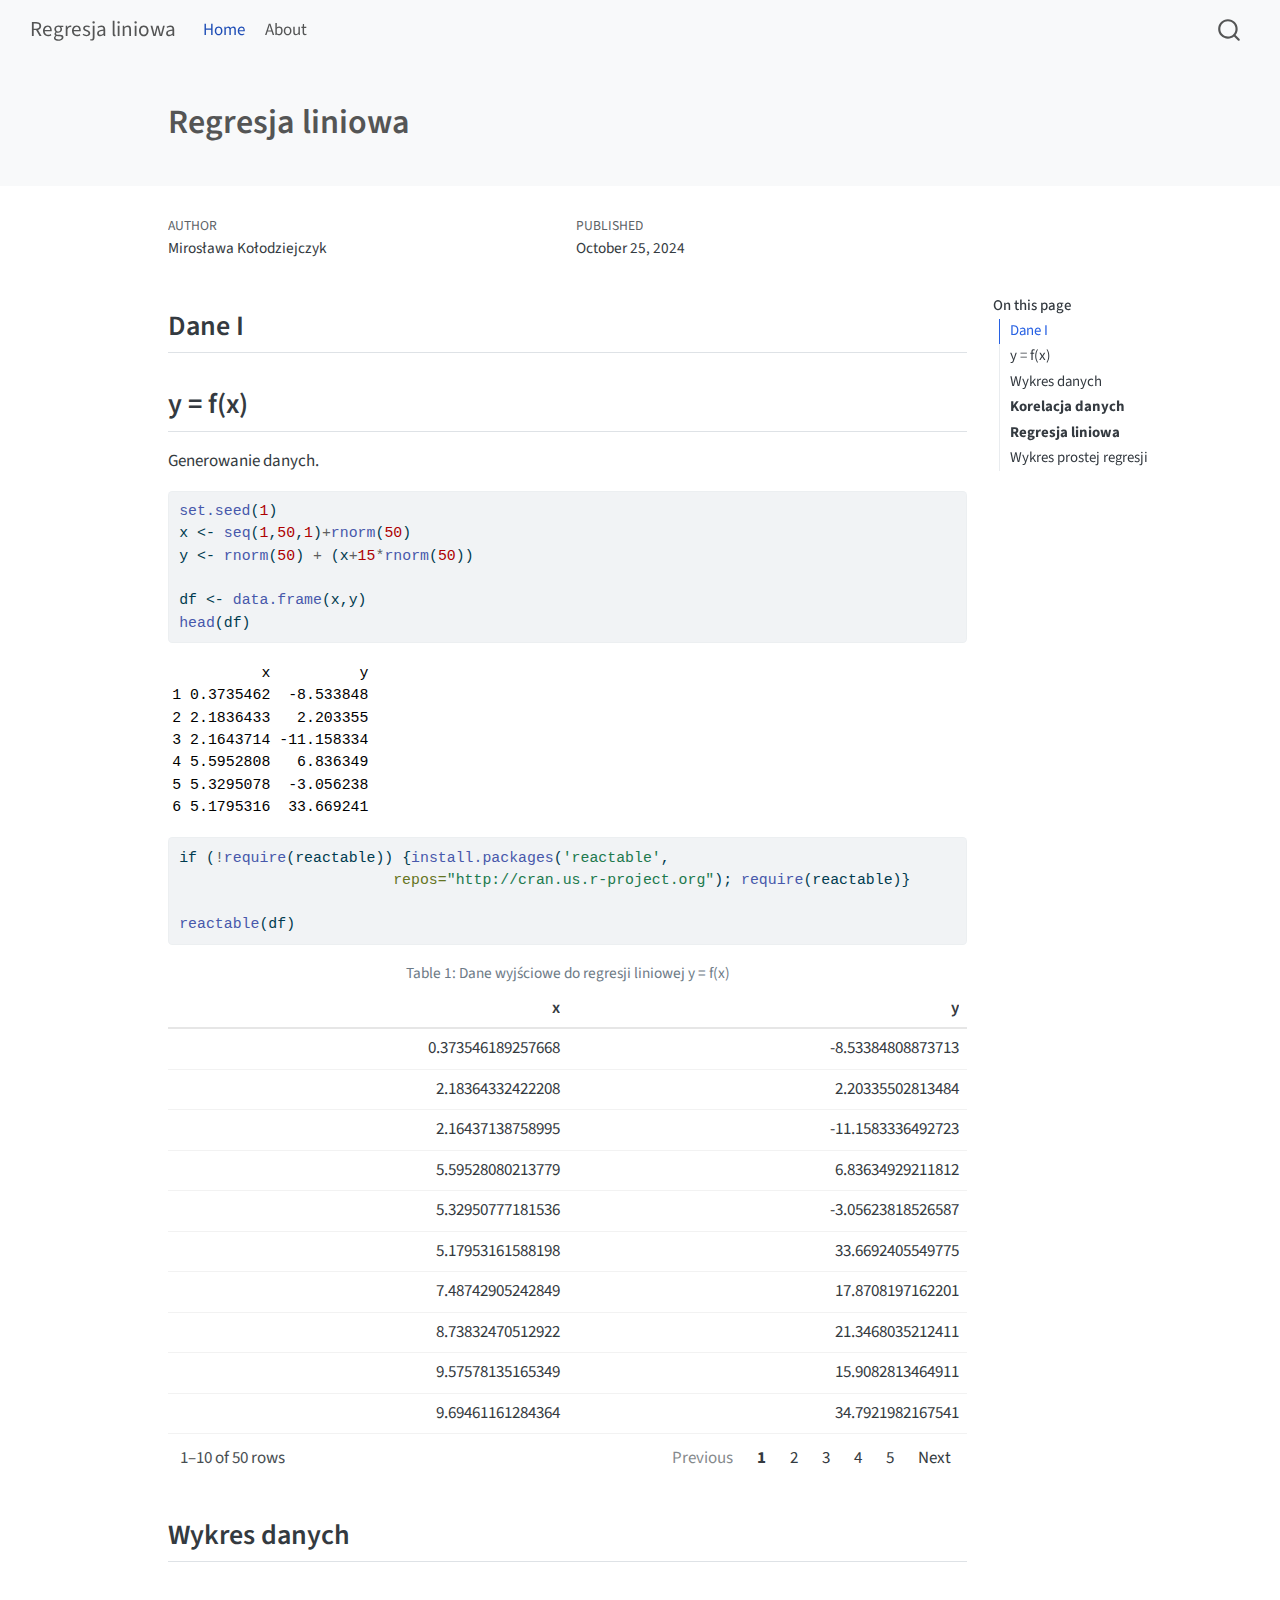
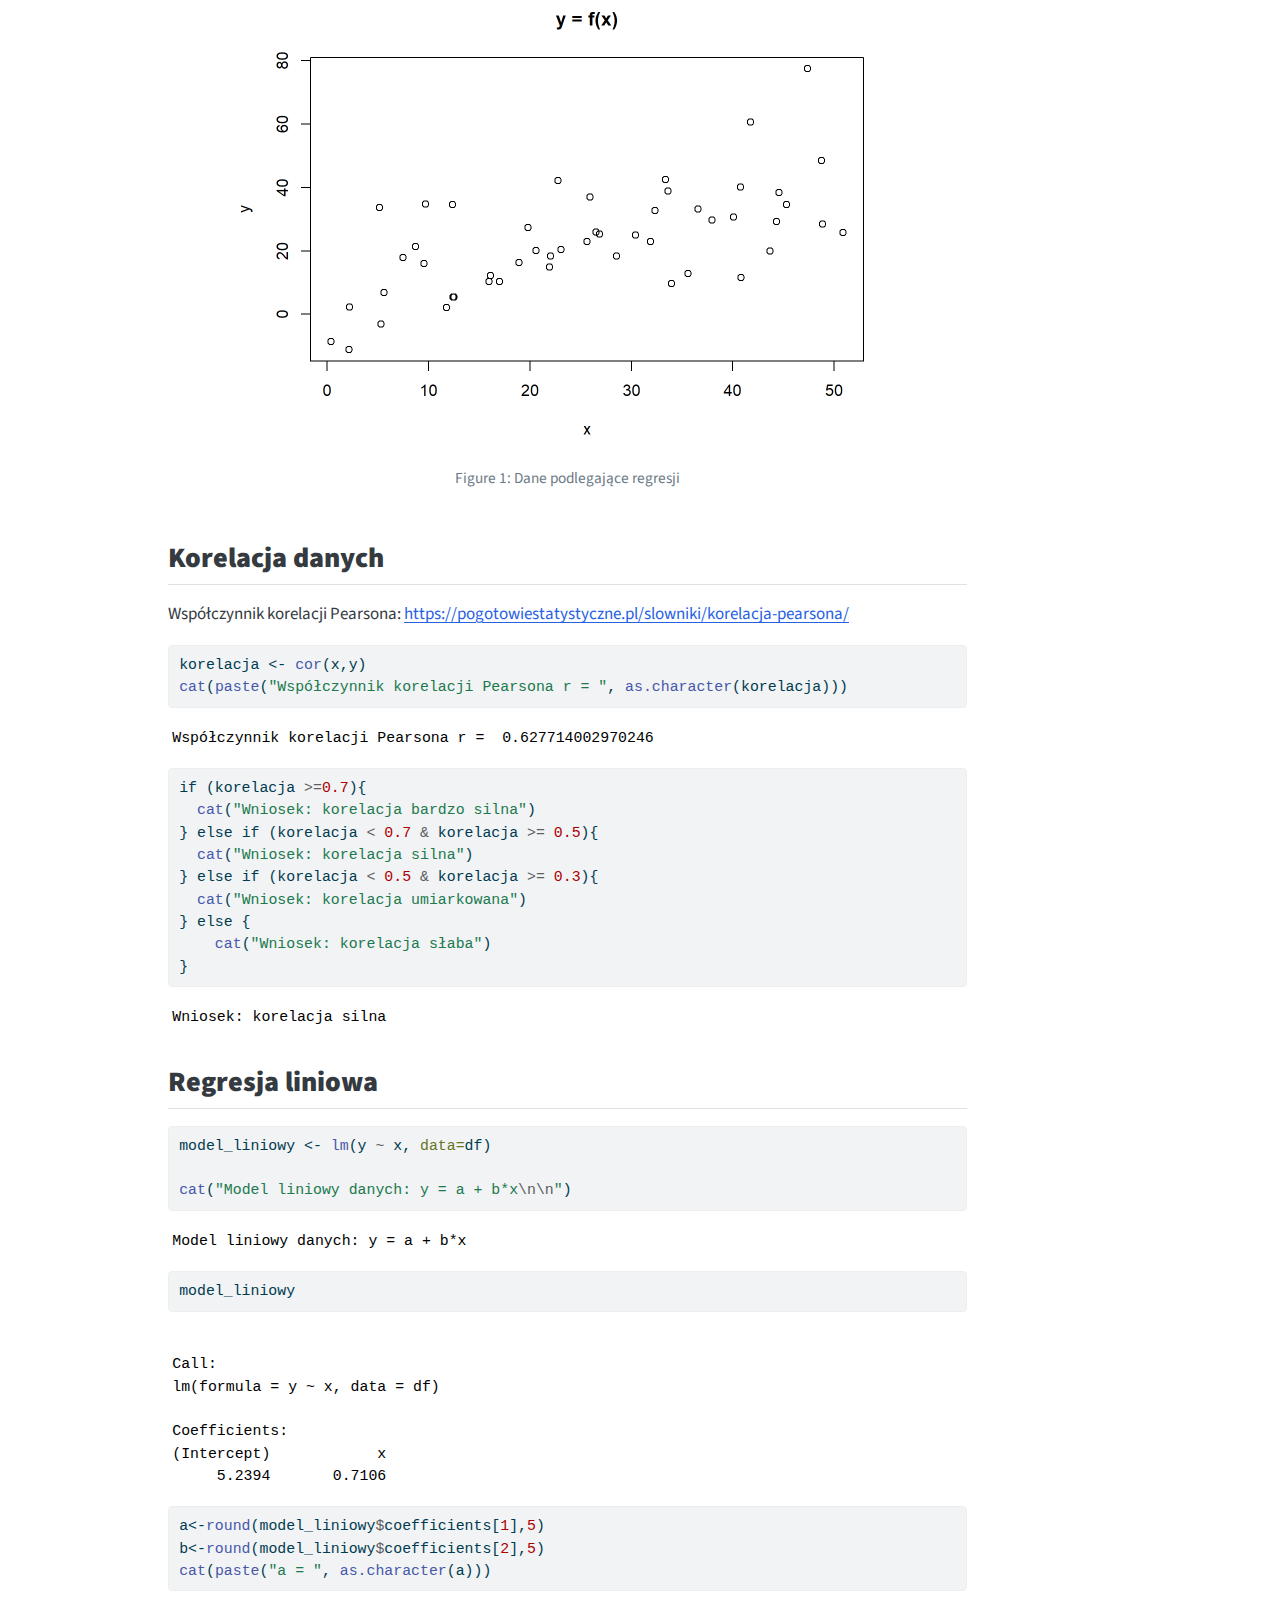
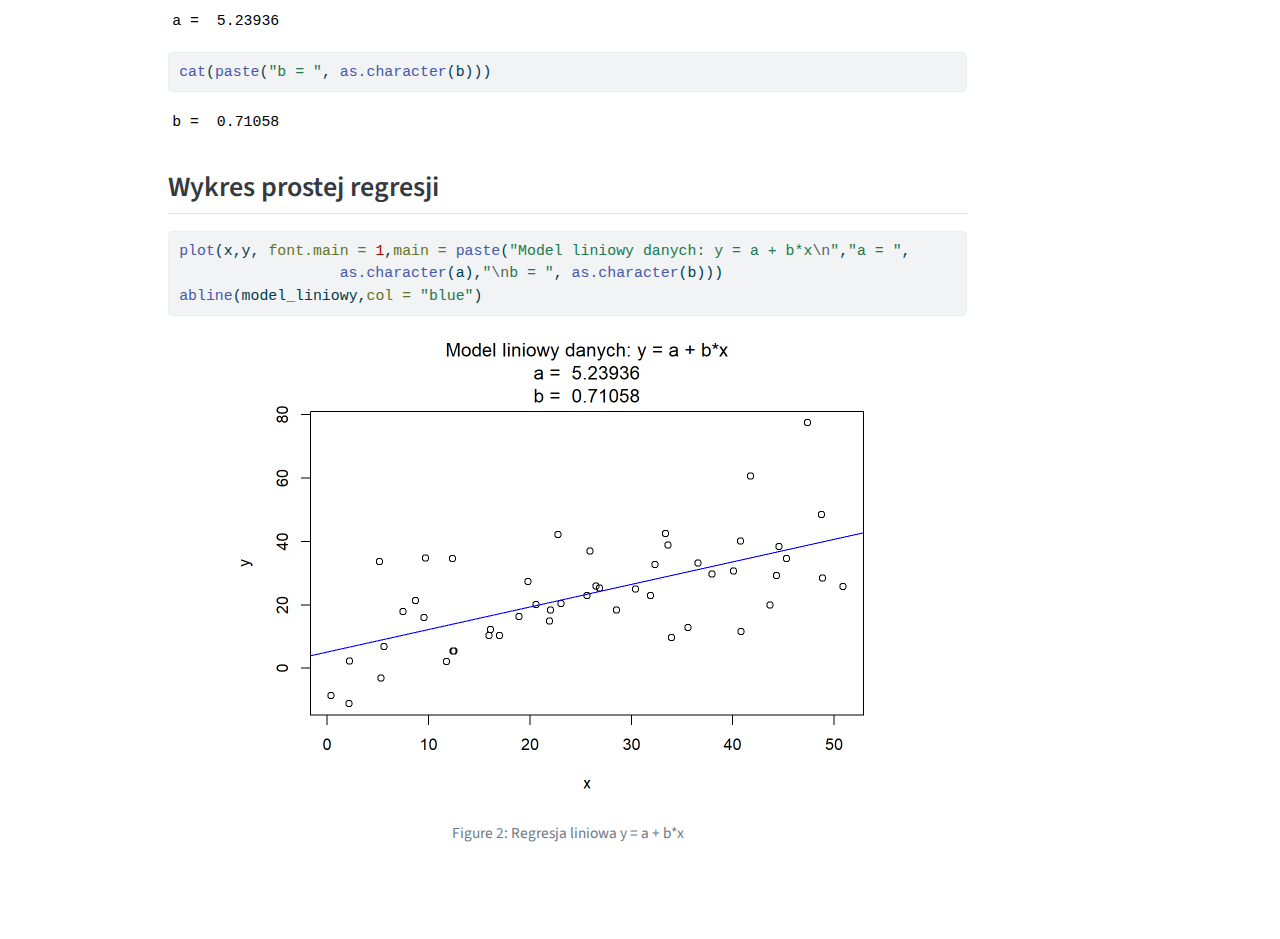
<file: docs/index.html>
<!DOCTYPE html>
<html xmlns="http://www.w3.org/1999/xhtml" lang="en" xml:lang="en"><head>

<meta charset="utf-8">
<meta name="generator" content="quarto-1.4.553">

<meta name="viewport" content="width=device-width, initial-scale=1.0, user-scalable=yes">

<meta name="author" content="Mirosława Kołodziejczyk">
<meta name="dcterms.date" content="2024-10-25">

<title>Regresja liniowa</title>
<style>
code{white-space: pre-wrap;}
span.smallcaps{font-variant: small-caps;}
div.columns{display: flex; gap: min(4vw, 1.5em);}
div.column{flex: auto; overflow-x: auto;}
div.hanging-indent{margin-left: 1.5em; text-indent: -1.5em;}
ul.task-list{list-style: none;}
ul.task-list li input[type="checkbox"] {
  width: 0.8em;
  margin: 0 0.8em 0.2em -1em; /* quarto-specific, see https://github.com/quarto-dev/quarto-cli/issues/4556 */ 
  vertical-align: middle;
}
/* CSS for syntax highlighting */
pre > code.sourceCode { white-space: pre; position: relative; }
pre > code.sourceCode > span { line-height: 1.25; }
pre > code.sourceCode > span:empty { height: 1.2em; }
.sourceCode { overflow: visible; }
code.sourceCode > span { color: inherit; text-decoration: inherit; }
div.sourceCode { margin: 1em 0; }
pre.sourceCode { margin: 0; }
@media screen {
div.sourceCode { overflow: auto; }
}
@media print {
pre > code.sourceCode { white-space: pre-wrap; }
pre > code.sourceCode > span { text-indent: -5em; padding-left: 5em; }
}
pre.numberSource code
  { counter-reset: source-line 0; }
pre.numberSource code > span
  { position: relative; left: -4em; counter-increment: source-line; }
pre.numberSource code > span > a:first-child::before
  { content: counter(source-line);
    position: relative; left: -1em; text-align: right; vertical-align: baseline;
    border: none; display: inline-block;
    -webkit-touch-callout: none; -webkit-user-select: none;
    -khtml-user-select: none; -moz-user-select: none;
    -ms-user-select: none; user-select: none;
    padding: 0 4px; width: 4em;
  }
pre.numberSource { margin-left: 3em;  padding-left: 4px; }
div.sourceCode
  {   }
@media screen {
pre > code.sourceCode > span > a:first-child::before { text-decoration: underline; }
}
</style>


<script src="site_libs/quarto-nav/quarto-nav.js"></script>
<script src="site_libs/quarto-nav/headroom.min.js"></script>
<script src="site_libs/clipboard/clipboard.min.js"></script>
<script src="site_libs/quarto-search/autocomplete.umd.js"></script>
<script src="site_libs/quarto-search/fuse.min.js"></script>
<script src="site_libs/quarto-search/quarto-search.js"></script>
<meta name="quarto:offset" content="./">
<script src="site_libs/quarto-html/quarto.js"></script>
<script src="site_libs/quarto-html/popper.min.js"></script>
<script src="site_libs/quarto-html/tippy.umd.min.js"></script>
<script src="site_libs/quarto-html/anchor.min.js"></script>
<link href="site_libs/quarto-html/tippy.css" rel="stylesheet">
<link href="site_libs/quarto-html/quarto-syntax-highlighting.css" rel="stylesheet" id="quarto-text-highlighting-styles">
<script src="site_libs/bootstrap/bootstrap.min.js"></script>
<link href="site_libs/bootstrap/bootstrap-icons.css" rel="stylesheet">
<link href="site_libs/bootstrap/bootstrap.min.css" rel="stylesheet" id="quarto-bootstrap" data-mode="light">
<script id="quarto-search-options" type="application/json">{
  "location": "navbar",
  "copy-button": false,
  "collapse-after": 3,
  "panel-placement": "end",
  "type": "overlay",
  "limit": 50,
  "keyboard-shortcut": [
    "f",
    "/",
    "s"
  ],
  "show-item-context": false,
  "language": {
    "search-no-results-text": "No results",
    "search-matching-documents-text": "matching documents",
    "search-copy-link-title": "Copy link to search",
    "search-hide-matches-text": "Hide additional matches",
    "search-more-match-text": "more match in this document",
    "search-more-matches-text": "more matches in this document",
    "search-clear-button-title": "Clear",
    "search-text-placeholder": "",
    "search-detached-cancel-button-title": "Cancel",
    "search-submit-button-title": "Submit",
    "search-label": "Search"
  }
}</script>
<script src="site_libs/core-js-2.5.3/shim.min.js"></script>

<script src="site_libs/react-18.2.0/react.min.js"></script>

<script src="site_libs/react-18.2.0/react-dom.min.js"></script>

<script src="site_libs/reactwidget-2.0.0/react-tools.umd.cjs"></script>

<link href="site_libs/htmltools-fill-0.5.8.1/fill.css" rel="stylesheet">

<script src="site_libs/htmlwidgets-1.6.4/htmlwidgets.js"></script>

<link href="site_libs/reactable-0.4.4/reactable.css" rel="stylesheet">

<script src="site_libs/reactable-binding-0.4.4/reactable.js"></script>



<link rel="stylesheet" href="styles.css">
</head>

<body class="nav-fixed">

<div id="quarto-search-results"></div>
  <header id="quarto-header" class="headroom fixed-top quarto-banner">
    <nav class="navbar navbar-expand-lg " data-bs-theme="dark">
      <div class="navbar-container container-fluid">
      <div class="navbar-brand-container mx-auto">
    <a class="navbar-brand" href="./index.html">
    <span class="navbar-title">Regresja liniowa</span>
    </a>
  </div>
            <div id="quarto-search" class="" title="Search"></div>
          <button class="navbar-toggler" type="button" data-bs-toggle="collapse" data-bs-target="#navbarCollapse" aria-controls="navbarCollapse" aria-expanded="false" aria-label="Toggle navigation" onclick="if (window.quartoToggleHeadroom) { window.quartoToggleHeadroom(); }">
  <span class="navbar-toggler-icon"></span>
</button>
          <div class="collapse navbar-collapse" id="navbarCollapse">
            <ul class="navbar-nav navbar-nav-scroll me-auto">
  <li class="nav-item">
    <a class="nav-link active" href="./index.html" aria-current="page"> 
<span class="menu-text">Home</span></a>
  </li>  
  <li class="nav-item">
    <a class="nav-link" href="./about.html"> 
<span class="menu-text">About</span></a>
  </li>  
</ul>
          </div> <!-- /navcollapse -->
          <div class="quarto-navbar-tools">
</div>
      </div> <!-- /container-fluid -->
    </nav>
</header>
<!-- content -->
<header id="title-block-header" class="quarto-title-block default page-columns page-full">
  <div class="quarto-title-banner page-columns page-full">
    <div class="quarto-title column-body">
      <h1 class="title">Regresja liniowa</h1>
                      </div>
  </div>
    
  
  <div class="quarto-title-meta">

      <div>
      <div class="quarto-title-meta-heading">Author</div>
      <div class="quarto-title-meta-contents">
               <p>Mirosława Kołodziejczyk </p>
            </div>
    </div>
      
      <div>
      <div class="quarto-title-meta-heading">Published</div>
      <div class="quarto-title-meta-contents">
        <p class="date">October 25, 2024</p>
      </div>
    </div>
    
      
    </div>
    
  
  </header><div id="quarto-content" class="quarto-container page-columns page-rows-contents page-layout-article page-navbar">
<!-- sidebar -->
<!-- margin-sidebar -->
    <div id="quarto-margin-sidebar" class="sidebar margin-sidebar">
        <nav id="TOC" role="doc-toc" class="toc-active">
    <h2 id="toc-title">On this page</h2>
   
  <ul>
  <li><a href="#dane-i" id="toc-dane-i" class="nav-link active" data-scroll-target="#dane-i">Dane I</a></li>
  <li><a href="#y-fx" id="toc-y-fx" class="nav-link" data-scroll-target="#y-fx">y = f(x)</a></li>
  <li><a href="#wykres-danych" id="toc-wykres-danych" class="nav-link" data-scroll-target="#wykres-danych">Wykres danych</a></li>
  <li><a href="#korelacja-danych" id="toc-korelacja-danych" class="nav-link" data-scroll-target="#korelacja-danych"><strong>Korelacja danych</strong></a></li>
  <li><a href="#regresja-liniowa" id="toc-regresja-liniowa" class="nav-link" data-scroll-target="#regresja-liniowa"><strong>Regresja liniowa</strong></a></li>
  <li><a href="#wykres-prostej-regresji" id="toc-wykres-prostej-regresji" class="nav-link" data-scroll-target="#wykres-prostej-regresji">Wykres prostej regresji</a></li>
  </ul>
</nav>
    </div>
<!-- main -->
<main class="content quarto-banner-title-block" id="quarto-document-content">





<section id="dane-i" class="level2">
<h2 class="anchored" data-anchor-id="dane-i">Dane I</h2>
</section>
<section id="y-fx" class="level2">
<h2 class="anchored" data-anchor-id="y-fx">y = f(x)</h2>
<p>Generowanie danych.</p>
<div class="cell">
<div class="sourceCode cell-code" id="cb1"><pre class="sourceCode r code-with-copy"><code class="sourceCode r"><span id="cb1-1"><a href="#cb1-1" aria-hidden="true" tabindex="-1"></a><span class="fu">set.seed</span>(<span class="dv">1</span>)</span>
<span id="cb1-2"><a href="#cb1-2" aria-hidden="true" tabindex="-1"></a>x <span class="ot">&lt;-</span> <span class="fu">seq</span>(<span class="dv">1</span>,<span class="dv">50</span>,<span class="dv">1</span>)<span class="sc">+</span><span class="fu">rnorm</span>(<span class="dv">50</span>)</span>
<span id="cb1-3"><a href="#cb1-3" aria-hidden="true" tabindex="-1"></a>y <span class="ot">&lt;-</span> <span class="fu">rnorm</span>(<span class="dv">50</span>) <span class="sc">+</span> (x<span class="sc">+</span><span class="dv">15</span><span class="sc">*</span><span class="fu">rnorm</span>(<span class="dv">50</span>))</span>
<span id="cb1-4"><a href="#cb1-4" aria-hidden="true" tabindex="-1"></a></span>
<span id="cb1-5"><a href="#cb1-5" aria-hidden="true" tabindex="-1"></a>df <span class="ot">&lt;-</span> <span class="fu">data.frame</span>(x,y)</span>
<span id="cb1-6"><a href="#cb1-6" aria-hidden="true" tabindex="-1"></a><span class="fu">head</span>(df)</span></code><button title="Copy to Clipboard" class="code-copy-button"><i class="bi"></i></button></pre></div>
<div class="cell-output cell-output-stdout">
<pre><code>          x          y
1 0.3735462  -8.533848
2 2.1836433   2.203355
3 2.1643714 -11.158334
4 5.5952808   6.836349
5 5.3295078  -3.056238
6 5.1795316  33.669241</code></pre>
</div>
</div>
<div class="cell">
<div class="sourceCode cell-code" id="cb3"><pre class="sourceCode r code-with-copy"><code class="sourceCode r"><span id="cb3-1"><a href="#cb3-1" aria-hidden="true" tabindex="-1"></a><span class="cf">if</span> (<span class="sc">!</span><span class="fu">require</span>(reactable)) {<span class="fu">install.packages</span>(<span class="st">'reactable'</span>, </span>
<span id="cb3-2"><a href="#cb3-2" aria-hidden="true" tabindex="-1"></a>                        <span class="at">repos=</span><span class="st">"http://cran.us.r-project.org"</span>); <span class="fu">require</span>(reactable)}</span>
<span id="cb3-3"><a href="#cb3-3" aria-hidden="true" tabindex="-1"></a></span>
<span id="cb3-4"><a href="#cb3-4" aria-hidden="true" tabindex="-1"></a><span class="fu">reactable</span>(df)</span></code><button title="Copy to Clipboard" class="code-copy-button"><i class="bi"></i></button></pre></div>
<div id="tbl-1" class="cell quarto-float anchored">
<figure class="quarto-float quarto-float-tbl figure">
<figcaption class="quarto-float-caption-top quarto-float-caption quarto-float-tbl" id="tbl-1-caption-0ceaefa1-69ba-4598-a22c-09a6ac19f8ca">
Table&nbsp;1: Dane wyjściowe do regresji liniowej y = f(x)
</figcaption>
<div aria-describedby="tbl-1-caption-0ceaefa1-69ba-4598-a22c-09a6ac19f8ca">
<div class="cell-output-display">
<div class="reactable html-widget html-fill-item" id="htmlwidget-78481a280eb8253d8583" style="width:auto;height:auto;"></div>
<script type="application/json" data-for="htmlwidget-78481a280eb8253d8583">{"x":{"tag":{"name":"Reactable","attribs":{"data":{"x":[0.373546189257668,2.18364332422208,2.16437138758995,5.59528080213779,5.32950777181536,5.17953161588198,7.48742905242849,8.73832470512922,9.57578135165349,9.69461161284364,12.5117811684508,12.3898432364114,12.3787594194582,11.7853001128225,16.1249309181431,15.9550663909848,16.9838097369011,18.9438362106853,19.8212211950981,20.5939013212175,21.9189773716082,22.7821363007311,23.0745649833652,22.0106483041366,25.6198257478947,25.943871260471,26.8442044932947,26.5292476161007,28.5218499448914,30.4179415601997,32.358679551529,31.897212272657,33.3876716115594,33.9461949594171,33.6229404431714,35.5850054367003,36.6057100462897,37.9406866032888,40.1000253719839,40.7631757484575,40.8354764037464,41.7466383198635,43.6969633754047,44.5566631986737,44.3112443054505,45.2925048430379,47.3645819621368,48.7685329245154,48.8876537878498,50.8811077264542],"y":[-8.53384808873713,2.20335502813484,-11.1583336492723,6.83634929211812,-3.05623818526587,33.6692405549775,17.8708197162201,21.3468035212411,15.9082813464911,34.7921982167541,5.37735211972097,5.42593227826977,34.5527323600339,2.05285697194767,12.2709465552312,10.2517397488694,10.3789580797824,16.2226915275998,27.3872995023274,20.1065557575356,14.805124968794,42.2177722473654,20.4666002086512,18.3832027218416,22.8633312294522,36.9253121017595,25.2974465581813,25.9658403957266,18.3712840877082,24.9643665303168,32.6924174252283,22.9286163636382,42.5382014976212,9.64671693218552,38.8152545426463,12.8712084548501,33.1541679810169,29.7123041129794,30.6886224716852,40.1768228715189,11.5775649875546,60.6032558061251,19.8827794479196,38.3039208261029,29.1592761843486,34.5887062507015,77.395487938104,48.4562018056773,28.3685332164365,25.7986240737362]},"columns":[{"id":"x","name":"x","type":"numeric"},{"id":"y","name":"y","type":"numeric"}],"dataKey":"961eeb5dbab2c9f96ef3893a98eeea11"},"children":[]},"class":"reactR_markup"},"evals":[],"jsHooks":[]}</script>
</div>
</div>
</figure>
</div>
</div>
</section>
<section id="wykres-danych" class="level2">
<h2 class="anchored" data-anchor-id="wykres-danych">Wykres danych</h2>
<div class="cell">
<div class="cell-output-display">
<div id="fig-1" class="quarto-figure quarto-figure-center quarto-float anchored">
<figure class="quarto-float quarto-float-fig figure">
<div aria-describedby="fig-1-caption-0ceaefa1-69ba-4598-a22c-09a6ac19f8ca">
<img src="index_files/figure-html/fig-1-1.png" class="img-fluid figure-img" width="672">
</div>
<figcaption class="quarto-float-caption-bottom quarto-float-caption quarto-float-fig" id="fig-1-caption-0ceaefa1-69ba-4598-a22c-09a6ac19f8ca">
Figure&nbsp;1: Dane podlegające regresji
</figcaption>
</figure>
</div>
</div>
</div>
</section>
<section id="korelacja-danych" class="level2">
<h2 class="anchored" data-anchor-id="korelacja-danych"><strong>Korelacja danych</strong></h2>
<p>Współczynnik korelacji Pearsona: <a href="https://pogotowiestatystyczne.pl/slowniki/korelacja-pearsona/" class="uri">https://pogotowiestatystyczne.pl/slowniki/korelacja-pearsona/</a></p>
<div class="cell">
<div class="sourceCode cell-code" id="cb4"><pre class="sourceCode r code-with-copy"><code class="sourceCode r"><span id="cb4-1"><a href="#cb4-1" aria-hidden="true" tabindex="-1"></a>korelacja <span class="ot">&lt;-</span> <span class="fu">cor</span>(x,y)</span>
<span id="cb4-2"><a href="#cb4-2" aria-hidden="true" tabindex="-1"></a><span class="fu">cat</span>(<span class="fu">paste</span>(<span class="st">"Współczynnik korelacji Pearsona r = "</span>, <span class="fu">as.character</span>(korelacja)))</span></code><button title="Copy to Clipboard" class="code-copy-button"><i class="bi"></i></button></pre></div>
<div class="cell-output cell-output-stdout">
<pre><code>Współczynnik korelacji Pearsona r =  0.627714002970246</code></pre>
</div>
<div class="sourceCode cell-code" id="cb6"><pre class="sourceCode r code-with-copy"><code class="sourceCode r"><span id="cb6-1"><a href="#cb6-1" aria-hidden="true" tabindex="-1"></a><span class="cf">if</span> (korelacja <span class="sc">&gt;=</span><span class="fl">0.7</span>){</span>
<span id="cb6-2"><a href="#cb6-2" aria-hidden="true" tabindex="-1"></a>  <span class="fu">cat</span>(<span class="st">"Wniosek: korelacja bardzo silna"</span>)</span>
<span id="cb6-3"><a href="#cb6-3" aria-hidden="true" tabindex="-1"></a>} <span class="cf">else</span> <span class="cf">if</span> (korelacja <span class="sc">&lt;</span> <span class="fl">0.7</span> <span class="sc">&amp;</span> korelacja <span class="sc">&gt;=</span> <span class="fl">0.5</span>){</span>
<span id="cb6-4"><a href="#cb6-4" aria-hidden="true" tabindex="-1"></a>  <span class="fu">cat</span>(<span class="st">"Wniosek: korelacja silna"</span>)</span>
<span id="cb6-5"><a href="#cb6-5" aria-hidden="true" tabindex="-1"></a>} <span class="cf">else</span> <span class="cf">if</span> (korelacja <span class="sc">&lt;</span> <span class="fl">0.5</span> <span class="sc">&amp;</span> korelacja <span class="sc">&gt;=</span> <span class="fl">0.3</span>){</span>
<span id="cb6-6"><a href="#cb6-6" aria-hidden="true" tabindex="-1"></a>  <span class="fu">cat</span>(<span class="st">"Wniosek: korelacja umiarkowana"</span>)</span>
<span id="cb6-7"><a href="#cb6-7" aria-hidden="true" tabindex="-1"></a>} <span class="cf">else</span> {</span>
<span id="cb6-8"><a href="#cb6-8" aria-hidden="true" tabindex="-1"></a>    <span class="fu">cat</span>(<span class="st">"Wniosek: korelacja słaba"</span>)</span>
<span id="cb6-9"><a href="#cb6-9" aria-hidden="true" tabindex="-1"></a>}</span></code><button title="Copy to Clipboard" class="code-copy-button"><i class="bi"></i></button></pre></div>
<div class="cell-output cell-output-stdout">
<pre><code>Wniosek: korelacja silna</code></pre>
</div>
</div>
</section>
<section id="regresja-liniowa" class="level2">
<h2 class="anchored" data-anchor-id="regresja-liniowa"><strong>Regresja liniowa</strong></h2>
<div class="cell">
<div class="sourceCode cell-code" id="cb8"><pre class="sourceCode r code-with-copy"><code class="sourceCode r"><span id="cb8-1"><a href="#cb8-1" aria-hidden="true" tabindex="-1"></a>model_liniowy <span class="ot">&lt;-</span> <span class="fu">lm</span>(y <span class="sc">~</span> x, <span class="at">data=</span>df) </span>
<span id="cb8-2"><a href="#cb8-2" aria-hidden="true" tabindex="-1"></a></span>
<span id="cb8-3"><a href="#cb8-3" aria-hidden="true" tabindex="-1"></a><span class="fu">cat</span>(<span class="st">"Model liniowy danych: y = a + b*x</span><span class="sc">\n\n</span><span class="st">"</span>)</span></code><button title="Copy to Clipboard" class="code-copy-button"><i class="bi"></i></button></pre></div>
<div class="cell-output cell-output-stdout">
<pre><code>Model liniowy danych: y = a + b*x</code></pre>
</div>
<div class="sourceCode cell-code" id="cb10"><pre class="sourceCode r code-with-copy"><code class="sourceCode r"><span id="cb10-1"><a href="#cb10-1" aria-hidden="true" tabindex="-1"></a>model_liniowy</span></code><button title="Copy to Clipboard" class="code-copy-button"><i class="bi"></i></button></pre></div>
<div class="cell-output cell-output-stdout">
<pre><code>
Call:
lm(formula = y ~ x, data = df)

Coefficients:
(Intercept)            x  
     5.2394       0.7106  </code></pre>
</div>
<div class="sourceCode cell-code" id="cb12"><pre class="sourceCode r code-with-copy"><code class="sourceCode r"><span id="cb12-1"><a href="#cb12-1" aria-hidden="true" tabindex="-1"></a>a<span class="ot">&lt;-</span><span class="fu">round</span>(model_liniowy<span class="sc">$</span>coefficients[<span class="dv">1</span>],<span class="dv">5</span>)</span>
<span id="cb12-2"><a href="#cb12-2" aria-hidden="true" tabindex="-1"></a>b<span class="ot">&lt;-</span><span class="fu">round</span>(model_liniowy<span class="sc">$</span>coefficients[<span class="dv">2</span>],<span class="dv">5</span>)</span>
<span id="cb12-3"><a href="#cb12-3" aria-hidden="true" tabindex="-1"></a><span class="fu">cat</span>(<span class="fu">paste</span>(<span class="st">"a = "</span>, <span class="fu">as.character</span>(a)))</span></code><button title="Copy to Clipboard" class="code-copy-button"><i class="bi"></i></button></pre></div>
<div class="cell-output cell-output-stdout">
<pre><code>a =  5.23936</code></pre>
</div>
<div class="sourceCode cell-code" id="cb14"><pre class="sourceCode r code-with-copy"><code class="sourceCode r"><span id="cb14-1"><a href="#cb14-1" aria-hidden="true" tabindex="-1"></a><span class="fu">cat</span>(<span class="fu">paste</span>(<span class="st">"b = "</span>, <span class="fu">as.character</span>(b)))</span></code><button title="Copy to Clipboard" class="code-copy-button"><i class="bi"></i></button></pre></div>
<div class="cell-output cell-output-stdout">
<pre><code>b =  0.71058</code></pre>
</div>
</div>
</section>
<section id="wykres-prostej-regresji" class="level2">
<h2 class="anchored" data-anchor-id="wykres-prostej-regresji">Wykres prostej regresji</h2>
<div class="cell">
<div class="sourceCode cell-code" id="cb16"><pre class="sourceCode r code-with-copy"><code class="sourceCode r"><span id="cb16-1"><a href="#cb16-1" aria-hidden="true" tabindex="-1"></a><span class="fu">plot</span>(x,y, <span class="at">font.main =</span> <span class="dv">1</span>,<span class="at">main =</span> <span class="fu">paste</span>(<span class="st">"Model liniowy danych: y = a + b*x</span><span class="sc">\n</span><span class="st">"</span>,<span class="st">"a = "</span>,</span>
<span id="cb16-2"><a href="#cb16-2" aria-hidden="true" tabindex="-1"></a>                  <span class="fu">as.character</span>(a),<span class="st">"</span><span class="sc">\n</span><span class="st">b = "</span>, <span class="fu">as.character</span>(b)))</span>
<span id="cb16-3"><a href="#cb16-3" aria-hidden="true" tabindex="-1"></a><span class="fu">abline</span>(model_liniowy,<span class="at">col =</span> <span class="st">"blue"</span>)</span></code><button title="Copy to Clipboard" class="code-copy-button"><i class="bi"></i></button></pre></div>
<div class="cell-output-display">
<div id="fig-2" class="quarto-figure quarto-figure-center quarto-float anchored">
<figure class="quarto-float quarto-float-fig figure">
<div aria-describedby="fig-2-caption-0ceaefa1-69ba-4598-a22c-09a6ac19f8ca">
<img src="index_files/figure-html/fig-2-1.png" class="img-fluid figure-img" width="672">
</div>
<figcaption class="quarto-float-caption-bottom quarto-float-caption quarto-float-fig" id="fig-2-caption-0ceaefa1-69ba-4598-a22c-09a6ac19f8ca">
Figure&nbsp;2: Regresja liniowa y = a + b*x
</figcaption>
</figure>
</div>
</div>
</div>


</section>

</main> <!-- /main -->
<script id="quarto-html-after-body" type="application/javascript">
window.document.addEventListener("DOMContentLoaded", function (event) {
  const toggleBodyColorMode = (bsSheetEl) => {
    const mode = bsSheetEl.getAttribute("data-mode");
    const bodyEl = window.document.querySelector("body");
    if (mode === "dark") {
      bodyEl.classList.add("quarto-dark");
      bodyEl.classList.remove("quarto-light");
    } else {
      bodyEl.classList.add("quarto-light");
      bodyEl.classList.remove("quarto-dark");
    }
  }
  const toggleBodyColorPrimary = () => {
    const bsSheetEl = window.document.querySelector("link#quarto-bootstrap");
    if (bsSheetEl) {
      toggleBodyColorMode(bsSheetEl);
    }
  }
  toggleBodyColorPrimary();  
  const icon = "";
  const anchorJS = new window.AnchorJS();
  anchorJS.options = {
    placement: 'right',
    icon: icon
  };
  anchorJS.add('.anchored');
  const isCodeAnnotation = (el) => {
    for (const clz of el.classList) {
      if (clz.startsWith('code-annotation-')) {                     
        return true;
      }
    }
    return false;
  }
  const clipboard = new window.ClipboardJS('.code-copy-button', {
    text: function(trigger) {
      const codeEl = trigger.previousElementSibling.cloneNode(true);
      for (const childEl of codeEl.children) {
        if (isCodeAnnotation(childEl)) {
          childEl.remove();
        }
      }
      return codeEl.innerText;
    }
  });
  clipboard.on('success', function(e) {
    // button target
    const button = e.trigger;
    // don't keep focus
    button.blur();
    // flash "checked"
    button.classList.add('code-copy-button-checked');
    var currentTitle = button.getAttribute("title");
    button.setAttribute("title", "Copied!");
    let tooltip;
    if (window.bootstrap) {
      button.setAttribute("data-bs-toggle", "tooltip");
      button.setAttribute("data-bs-placement", "left");
      button.setAttribute("data-bs-title", "Copied!");
      tooltip = new bootstrap.Tooltip(button, 
        { trigger: "manual", 
          customClass: "code-copy-button-tooltip",
          offset: [0, -8]});
      tooltip.show();    
    }
    setTimeout(function() {
      if (tooltip) {
        tooltip.hide();
        button.removeAttribute("data-bs-title");
        button.removeAttribute("data-bs-toggle");
        button.removeAttribute("data-bs-placement");
      }
      button.setAttribute("title", currentTitle);
      button.classList.remove('code-copy-button-checked');
    }, 1000);
    // clear code selection
    e.clearSelection();
  });
    var localhostRegex = new RegExp(/^(?:http|https):\/\/localhost\:?[0-9]*\//);
    var mailtoRegex = new RegExp(/^mailto:/);
      var filterRegex = new RegExp('/' + window.location.host + '/');
    var isInternal = (href) => {
        return filterRegex.test(href) || localhostRegex.test(href) || mailtoRegex.test(href);
    }
    // Inspect non-navigation links and adorn them if external
 	var links = window.document.querySelectorAll('a[href]:not(.nav-link):not(.navbar-brand):not(.toc-action):not(.sidebar-link):not(.sidebar-item-toggle):not(.pagination-link):not(.no-external):not([aria-hidden]):not(.dropdown-item):not(.quarto-navigation-tool)');
    for (var i=0; i<links.length; i++) {
      const link = links[i];
      if (!isInternal(link.href)) {
        // undo the damage that might have been done by quarto-nav.js in the case of
        // links that we want to consider external
        if (link.dataset.originalHref !== undefined) {
          link.href = link.dataset.originalHref;
        }
      }
    }
  function tippyHover(el, contentFn, onTriggerFn, onUntriggerFn) {
    const config = {
      allowHTML: true,
      maxWidth: 500,
      delay: 100,
      arrow: false,
      appendTo: function(el) {
          return el.parentElement;
      },
      interactive: true,
      interactiveBorder: 10,
      theme: 'quarto',
      placement: 'bottom-start',
    };
    if (contentFn) {
      config.content = contentFn;
    }
    if (onTriggerFn) {
      config.onTrigger = onTriggerFn;
    }
    if (onUntriggerFn) {
      config.onUntrigger = onUntriggerFn;
    }
    window.tippy(el, config); 
  }
  const noterefs = window.document.querySelectorAll('a[role="doc-noteref"]');
  for (var i=0; i<noterefs.length; i++) {
    const ref = noterefs[i];
    tippyHover(ref, function() {
      // use id or data attribute instead here
      let href = ref.getAttribute('data-footnote-href') || ref.getAttribute('href');
      try { href = new URL(href).hash; } catch {}
      const id = href.replace(/^#\/?/, "");
      const note = window.document.getElementById(id);
      if (note) {
        return note.innerHTML;
      } else {
        return "";
      }
    });
  }
  const xrefs = window.document.querySelectorAll('a.quarto-xref');
  const processXRef = (id, note) => {
    // Strip column container classes
    const stripColumnClz = (el) => {
      el.classList.remove("page-full", "page-columns");
      if (el.children) {
        for (const child of el.children) {
          stripColumnClz(child);
        }
      }
    }
    stripColumnClz(note)
    if (id === null || id.startsWith('sec-')) {
      // Special case sections, only their first couple elements
      const container = document.createElement("div");
      if (note.children && note.children.length > 2) {
        container.appendChild(note.children[0].cloneNode(true));
        for (let i = 1; i < note.children.length; i++) {
          const child = note.children[i];
          if (child.tagName === "P" && child.innerText === "") {
            continue;
          } else {
            container.appendChild(child.cloneNode(true));
            break;
          }
        }
        if (window.Quarto?.typesetMath) {
          window.Quarto.typesetMath(container);
        }
        return container.innerHTML
      } else {
        if (window.Quarto?.typesetMath) {
          window.Quarto.typesetMath(note);
        }
        return note.innerHTML;
      }
    } else {
      // Remove any anchor links if they are present
      const anchorLink = note.querySelector('a.anchorjs-link');
      if (anchorLink) {
        anchorLink.remove();
      }
      if (window.Quarto?.typesetMath) {
        window.Quarto.typesetMath(note);
      }
      // TODO in 1.5, we should make sure this works without a callout special case
      if (note.classList.contains("callout")) {
        return note.outerHTML;
      } else {
        return note.innerHTML;
      }
    }
  }
  for (var i=0; i<xrefs.length; i++) {
    const xref = xrefs[i];
    tippyHover(xref, undefined, function(instance) {
      instance.disable();
      let url = xref.getAttribute('href');
      let hash = undefined; 
      if (url.startsWith('#')) {
        hash = url;
      } else {
        try { hash = new URL(url).hash; } catch {}
      }
      if (hash) {
        const id = hash.replace(/^#\/?/, "");
        const note = window.document.getElementById(id);
        if (note !== null) {
          try {
            const html = processXRef(id, note.cloneNode(true));
            instance.setContent(html);
          } finally {
            instance.enable();
            instance.show();
          }
        } else {
          // See if we can fetch this
          fetch(url.split('#')[0])
          .then(res => res.text())
          .then(html => {
            const parser = new DOMParser();
            const htmlDoc = parser.parseFromString(html, "text/html");
            const note = htmlDoc.getElementById(id);
            if (note !== null) {
              const html = processXRef(id, note);
              instance.setContent(html);
            } 
          }).finally(() => {
            instance.enable();
            instance.show();
          });
        }
      } else {
        // See if we can fetch a full url (with no hash to target)
        // This is a special case and we should probably do some content thinning / targeting
        fetch(url)
        .then(res => res.text())
        .then(html => {
          const parser = new DOMParser();
          const htmlDoc = parser.parseFromString(html, "text/html");
          const note = htmlDoc.querySelector('main.content');
          if (note !== null) {
            // This should only happen for chapter cross references
            // (since there is no id in the URL)
            // remove the first header
            if (note.children.length > 0 && note.children[0].tagName === "HEADER") {
              note.children[0].remove();
            }
            const html = processXRef(null, note);
            instance.setContent(html);
          } 
        }).finally(() => {
          instance.enable();
          instance.show();
        });
      }
    }, function(instance) {
    });
  }
      let selectedAnnoteEl;
      const selectorForAnnotation = ( cell, annotation) => {
        let cellAttr = 'data-code-cell="' + cell + '"';
        let lineAttr = 'data-code-annotation="' +  annotation + '"';
        const selector = 'span[' + cellAttr + '][' + lineAttr + ']';
        return selector;
      }
      const selectCodeLines = (annoteEl) => {
        const doc = window.document;
        const targetCell = annoteEl.getAttribute("data-target-cell");
        const targetAnnotation = annoteEl.getAttribute("data-target-annotation");
        const annoteSpan = window.document.querySelector(selectorForAnnotation(targetCell, targetAnnotation));
        const lines = annoteSpan.getAttribute("data-code-lines").split(",");
        const lineIds = lines.map((line) => {
          return targetCell + "-" + line;
        })
        let top = null;
        let height = null;
        let parent = null;
        if (lineIds.length > 0) {
            //compute the position of the single el (top and bottom and make a div)
            const el = window.document.getElementById(lineIds[0]);
            top = el.offsetTop;
            height = el.offsetHeight;
            parent = el.parentElement.parentElement;
          if (lineIds.length > 1) {
            const lastEl = window.document.getElementById(lineIds[lineIds.length - 1]);
            const bottom = lastEl.offsetTop + lastEl.offsetHeight;
            height = bottom - top;
          }
          if (top !== null && height !== null && parent !== null) {
            // cook up a div (if necessary) and position it 
            let div = window.document.getElementById("code-annotation-line-highlight");
            if (div === null) {
              div = window.document.createElement("div");
              div.setAttribute("id", "code-annotation-line-highlight");
              div.style.position = 'absolute';
              parent.appendChild(div);
            }
            div.style.top = top - 2 + "px";
            div.style.height = height + 4 + "px";
            div.style.left = 0;
            let gutterDiv = window.document.getElementById("code-annotation-line-highlight-gutter");
            if (gutterDiv === null) {
              gutterDiv = window.document.createElement("div");
              gutterDiv.setAttribute("id", "code-annotation-line-highlight-gutter");
              gutterDiv.style.position = 'absolute';
              const codeCell = window.document.getElementById(targetCell);
              const gutter = codeCell.querySelector('.code-annotation-gutter');
              gutter.appendChild(gutterDiv);
            }
            gutterDiv.style.top = top - 2 + "px";
            gutterDiv.style.height = height + 4 + "px";
          }
          selectedAnnoteEl = annoteEl;
        }
      };
      const unselectCodeLines = () => {
        const elementsIds = ["code-annotation-line-highlight", "code-annotation-line-highlight-gutter"];
        elementsIds.forEach((elId) => {
          const div = window.document.getElementById(elId);
          if (div) {
            div.remove();
          }
        });
        selectedAnnoteEl = undefined;
      };
        // Handle positioning of the toggle
    window.addEventListener(
      "resize",
      throttle(() => {
        elRect = undefined;
        if (selectedAnnoteEl) {
          selectCodeLines(selectedAnnoteEl);
        }
      }, 10)
    );
    function throttle(fn, ms) {
    let throttle = false;
    let timer;
      return (...args) => {
        if(!throttle) { // first call gets through
            fn.apply(this, args);
            throttle = true;
        } else { // all the others get throttled
            if(timer) clearTimeout(timer); // cancel #2
            timer = setTimeout(() => {
              fn.apply(this, args);
              timer = throttle = false;
            }, ms);
        }
      };
    }
      // Attach click handler to the DT
      const annoteDls = window.document.querySelectorAll('dt[data-target-cell]');
      for (const annoteDlNode of annoteDls) {
        annoteDlNode.addEventListener('click', (event) => {
          const clickedEl = event.target;
          if (clickedEl !== selectedAnnoteEl) {
            unselectCodeLines();
            const activeEl = window.document.querySelector('dt[data-target-cell].code-annotation-active');
            if (activeEl) {
              activeEl.classList.remove('code-annotation-active');
            }
            selectCodeLines(clickedEl);
            clickedEl.classList.add('code-annotation-active');
          } else {
            // Unselect the line
            unselectCodeLines();
            clickedEl.classList.remove('code-annotation-active');
          }
        });
      }
  const findCites = (el) => {
    const parentEl = el.parentElement;
    if (parentEl) {
      const cites = parentEl.dataset.cites;
      if (cites) {
        return {
          el,
          cites: cites.split(' ')
        };
      } else {
        return findCites(el.parentElement)
      }
    } else {
      return undefined;
    }
  };
  var bibliorefs = window.document.querySelectorAll('a[role="doc-biblioref"]');
  for (var i=0; i<bibliorefs.length; i++) {
    const ref = bibliorefs[i];
    const citeInfo = findCites(ref);
    if (citeInfo) {
      tippyHover(citeInfo.el, function() {
        var popup = window.document.createElement('div');
        citeInfo.cites.forEach(function(cite) {
          var citeDiv = window.document.createElement('div');
          citeDiv.classList.add('hanging-indent');
          citeDiv.classList.add('csl-entry');
          var biblioDiv = window.document.getElementById('ref-' + cite);
          if (biblioDiv) {
            citeDiv.innerHTML = biblioDiv.innerHTML;
          }
          popup.appendChild(citeDiv);
        });
        return popup.innerHTML;
      });
    }
  }
});
</script>
</div> <!-- /content -->




</body></html>
</file>
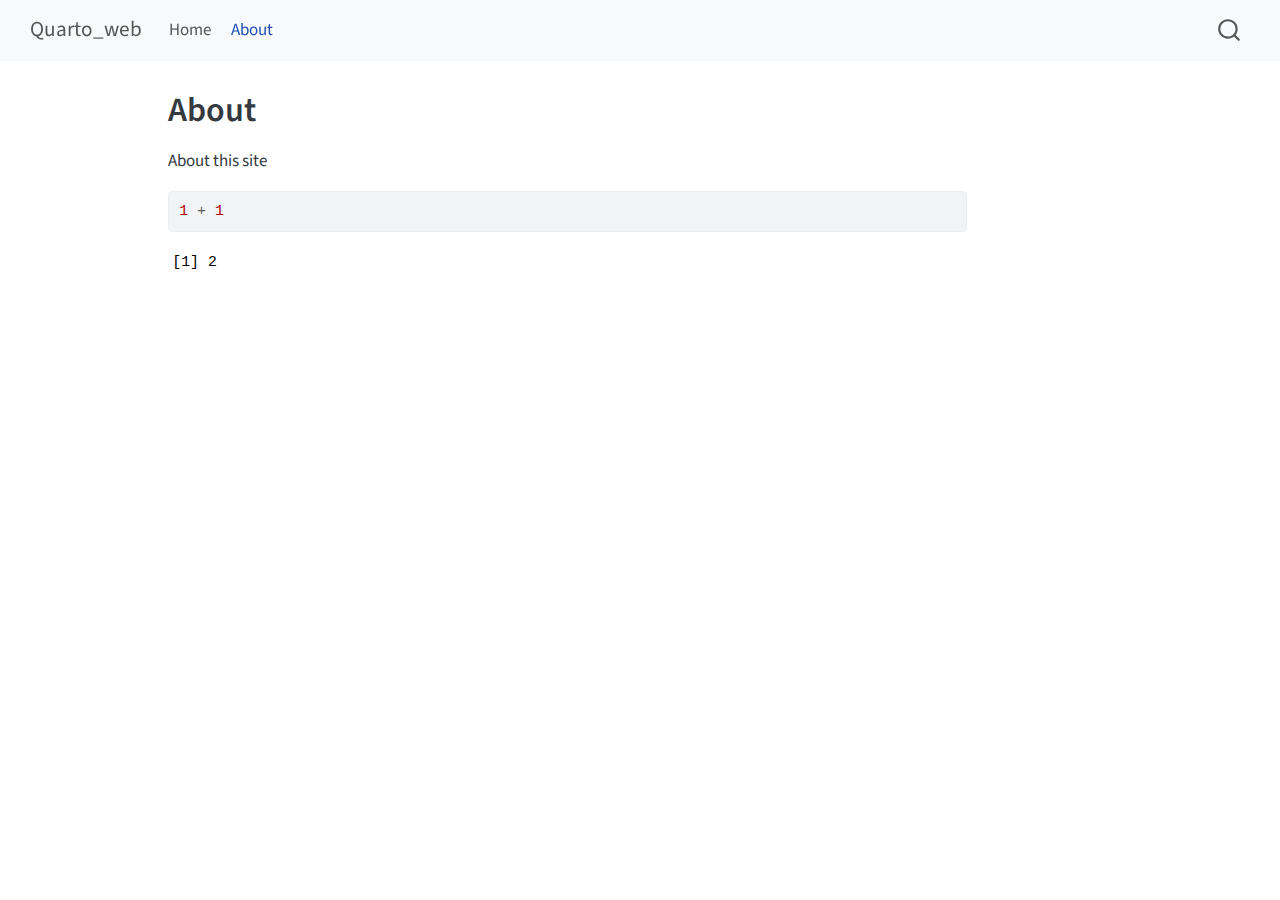
<file: docs/about.html>
<!DOCTYPE html>
<html xmlns="http://www.w3.org/1999/xhtml" lang="en" xml:lang="en"><head>

<meta charset="utf-8">
<meta name="generator" content="quarto-1.4.553">

<meta name="viewport" content="width=device-width, initial-scale=1.0, user-scalable=yes">


<title>Quarto_web - About</title>
<style>
code{white-space: pre-wrap;}
span.smallcaps{font-variant: small-caps;}
div.columns{display: flex; gap: min(4vw, 1.5em);}
div.column{flex: auto; overflow-x: auto;}
div.hanging-indent{margin-left: 1.5em; text-indent: -1.5em;}
ul.task-list{list-style: none;}
ul.task-list li input[type="checkbox"] {
  width: 0.8em;
  margin: 0 0.8em 0.2em -1em; /* quarto-specific, see https://github.com/quarto-dev/quarto-cli/issues/4556 */ 
  vertical-align: middle;
}
/* CSS for syntax highlighting */
pre > code.sourceCode { white-space: pre; position: relative; }
pre > code.sourceCode > span { line-height: 1.25; }
pre > code.sourceCode > span:empty { height: 1.2em; }
.sourceCode { overflow: visible; }
code.sourceCode > span { color: inherit; text-decoration: inherit; }
div.sourceCode { margin: 1em 0; }
pre.sourceCode { margin: 0; }
@media screen {
div.sourceCode { overflow: auto; }
}
@media print {
pre > code.sourceCode { white-space: pre-wrap; }
pre > code.sourceCode > span { text-indent: -5em; padding-left: 5em; }
}
pre.numberSource code
  { counter-reset: source-line 0; }
pre.numberSource code > span
  { position: relative; left: -4em; counter-increment: source-line; }
pre.numberSource code > span > a:first-child::before
  { content: counter(source-line);
    position: relative; left: -1em; text-align: right; vertical-align: baseline;
    border: none; display: inline-block;
    -webkit-touch-callout: none; -webkit-user-select: none;
    -khtml-user-select: none; -moz-user-select: none;
    -ms-user-select: none; user-select: none;
    padding: 0 4px; width: 4em;
  }
pre.numberSource { margin-left: 3em;  padding-left: 4px; }
div.sourceCode
  {   }
@media screen {
pre > code.sourceCode > span > a:first-child::before { text-decoration: underline; }
}
</style>


<script src="site_libs/quarto-nav/quarto-nav.js"></script>
<script src="site_libs/quarto-nav/headroom.min.js"></script>
<script src="site_libs/clipboard/clipboard.min.js"></script>
<script src="site_libs/quarto-search/autocomplete.umd.js"></script>
<script src="site_libs/quarto-search/fuse.min.js"></script>
<script src="site_libs/quarto-search/quarto-search.js"></script>
<meta name="quarto:offset" content="./">
<script src="site_libs/quarto-html/quarto.js"></script>
<script src="site_libs/quarto-html/popper.min.js"></script>
<script src="site_libs/quarto-html/tippy.umd.min.js"></script>
<script src="site_libs/quarto-html/anchor.min.js"></script>
<link href="site_libs/quarto-html/tippy.css" rel="stylesheet">
<link href="site_libs/quarto-html/quarto-syntax-highlighting.css" rel="stylesheet" id="quarto-text-highlighting-styles">
<script src="site_libs/bootstrap/bootstrap.min.js"></script>
<link href="site_libs/bootstrap/bootstrap-icons.css" rel="stylesheet">
<link href="site_libs/bootstrap/bootstrap.min.css" rel="stylesheet" id="quarto-bootstrap" data-mode="light">
<script id="quarto-search-options" type="application/json">{
  "location": "navbar",
  "copy-button": false,
  "collapse-after": 3,
  "panel-placement": "end",
  "type": "overlay",
  "limit": 50,
  "keyboard-shortcut": [
    "f",
    "/",
    "s"
  ],
  "show-item-context": false,
  "language": {
    "search-no-results-text": "No results",
    "search-matching-documents-text": "matching documents",
    "search-copy-link-title": "Copy link to search",
    "search-hide-matches-text": "Hide additional matches",
    "search-more-match-text": "more match in this document",
    "search-more-matches-text": "more matches in this document",
    "search-clear-button-title": "Clear",
    "search-text-placeholder": "",
    "search-detached-cancel-button-title": "Cancel",
    "search-submit-button-title": "Submit",
    "search-label": "Search"
  }
}</script>


<link rel="stylesheet" href="styles.css">
</head>

<body class="nav-fixed">

<div id="quarto-search-results"></div>
  <header id="quarto-header" class="headroom fixed-top">
    <nav class="navbar navbar-expand-lg " data-bs-theme="dark">
      <div class="navbar-container container-fluid">
      <div class="navbar-brand-container mx-auto">
    <a class="navbar-brand" href="./index.html">
    <span class="navbar-title">Quarto_web</span>
    </a>
  </div>
            <div id="quarto-search" class="" title="Search"></div>
          <button class="navbar-toggler" type="button" data-bs-toggle="collapse" data-bs-target="#navbarCollapse" aria-controls="navbarCollapse" aria-expanded="false" aria-label="Toggle navigation" onclick="if (window.quartoToggleHeadroom) { window.quartoToggleHeadroom(); }">
  <span class="navbar-toggler-icon"></span>
</button>
          <div class="collapse navbar-collapse" id="navbarCollapse">
            <ul class="navbar-nav navbar-nav-scroll me-auto">
  <li class="nav-item">
    <a class="nav-link" href="./index.html"> 
<span class="menu-text">Home</span></a>
  </li>  
  <li class="nav-item">
    <a class="nav-link active" href="./about.html" aria-current="page"> 
<span class="menu-text">About</span></a>
  </li>  
</ul>
          </div> <!-- /navcollapse -->
          <div class="quarto-navbar-tools">
</div>
      </div> <!-- /container-fluid -->
    </nav>
</header>
<!-- content -->
<div id="quarto-content" class="quarto-container page-columns page-rows-contents page-layout-article page-navbar">
<!-- sidebar -->
<!-- margin-sidebar -->
    <div id="quarto-margin-sidebar" class="sidebar margin-sidebar">
        
    </div>
<!-- main -->
<main class="content" id="quarto-document-content">

<header id="title-block-header" class="quarto-title-block default">
<div class="quarto-title">
<h1 class="title">About</h1>
</div>



<div class="quarto-title-meta">

    
  
    
  </div>
  


</header>


<p>About this site</p>
<div class="cell">
<div class="sourceCode cell-code" id="cb1"><pre class="sourceCode r code-with-copy"><code class="sourceCode r"><span id="cb1-1"><a href="#cb1-1" aria-hidden="true" tabindex="-1"></a><span class="dv">1</span> <span class="sc">+</span> <span class="dv">1</span></span></code><button title="Copy to Clipboard" class="code-copy-button"><i class="bi"></i></button></pre></div>
<div class="cell-output cell-output-stdout">
<pre><code>[1] 2</code></pre>
</div>
</div>



</main> <!-- /main -->
<script id="quarto-html-after-body" type="application/javascript">
window.document.addEventListener("DOMContentLoaded", function (event) {
  const toggleBodyColorMode = (bsSheetEl) => {
    const mode = bsSheetEl.getAttribute("data-mode");
    const bodyEl = window.document.querySelector("body");
    if (mode === "dark") {
      bodyEl.classList.add("quarto-dark");
      bodyEl.classList.remove("quarto-light");
    } else {
      bodyEl.classList.add("quarto-light");
      bodyEl.classList.remove("quarto-dark");
    }
  }
  const toggleBodyColorPrimary = () => {
    const bsSheetEl = window.document.querySelector("link#quarto-bootstrap");
    if (bsSheetEl) {
      toggleBodyColorMode(bsSheetEl);
    }
  }
  toggleBodyColorPrimary();  
  const icon = "";
  const anchorJS = new window.AnchorJS();
  anchorJS.options = {
    placement: 'right',
    icon: icon
  };
  anchorJS.add('.anchored');
  const isCodeAnnotation = (el) => {
    for (const clz of el.classList) {
      if (clz.startsWith('code-annotation-')) {                     
        return true;
      }
    }
    return false;
  }
  const clipboard = new window.ClipboardJS('.code-copy-button', {
    text: function(trigger) {
      const codeEl = trigger.previousElementSibling.cloneNode(true);
      for (const childEl of codeEl.children) {
        if (isCodeAnnotation(childEl)) {
          childEl.remove();
        }
      }
      return codeEl.innerText;
    }
  });
  clipboard.on('success', function(e) {
    // button target
    const button = e.trigger;
    // don't keep focus
    button.blur();
    // flash "checked"
    button.classList.add('code-copy-button-checked');
    var currentTitle = button.getAttribute("title");
    button.setAttribute("title", "Copied!");
    let tooltip;
    if (window.bootstrap) {
      button.setAttribute("data-bs-toggle", "tooltip");
      button.setAttribute("data-bs-placement", "left");
      button.setAttribute("data-bs-title", "Copied!");
      tooltip = new bootstrap.Tooltip(button, 
        { trigger: "manual", 
          customClass: "code-copy-button-tooltip",
          offset: [0, -8]});
      tooltip.show();    
    }
    setTimeout(function() {
      if (tooltip) {
        tooltip.hide();
        button.removeAttribute("data-bs-title");
        button.removeAttribute("data-bs-toggle");
        button.removeAttribute("data-bs-placement");
      }
      button.setAttribute("title", currentTitle);
      button.classList.remove('code-copy-button-checked');
    }, 1000);
    // clear code selection
    e.clearSelection();
  });
    var localhostRegex = new RegExp(/^(?:http|https):\/\/localhost\:?[0-9]*\//);
    var mailtoRegex = new RegExp(/^mailto:/);
      var filterRegex = new RegExp('/' + window.location.host + '/');
    var isInternal = (href) => {
        return filterRegex.test(href) || localhostRegex.test(href) || mailtoRegex.test(href);
    }
    // Inspect non-navigation links and adorn them if external
 	var links = window.document.querySelectorAll('a[href]:not(.nav-link):not(.navbar-brand):not(.toc-action):not(.sidebar-link):not(.sidebar-item-toggle):not(.pagination-link):not(.no-external):not([aria-hidden]):not(.dropdown-item):not(.quarto-navigation-tool)');
    for (var i=0; i<links.length; i++) {
      const link = links[i];
      if (!isInternal(link.href)) {
        // undo the damage that might have been done by quarto-nav.js in the case of
        // links that we want to consider external
        if (link.dataset.originalHref !== undefined) {
          link.href = link.dataset.originalHref;
        }
      }
    }
  function tippyHover(el, contentFn, onTriggerFn, onUntriggerFn) {
    const config = {
      allowHTML: true,
      maxWidth: 500,
      delay: 100,
      arrow: false,
      appendTo: function(el) {
          return el.parentElement;
      },
      interactive: true,
      interactiveBorder: 10,
      theme: 'quarto',
      placement: 'bottom-start',
    };
    if (contentFn) {
      config.content = contentFn;
    }
    if (onTriggerFn) {
      config.onTrigger = onTriggerFn;
    }
    if (onUntriggerFn) {
      config.onUntrigger = onUntriggerFn;
    }
    window.tippy(el, config); 
  }
  const noterefs = window.document.querySelectorAll('a[role="doc-noteref"]');
  for (var i=0; i<noterefs.length; i++) {
    const ref = noterefs[i];
    tippyHover(ref, function() {
      // use id or data attribute instead here
      let href = ref.getAttribute('data-footnote-href') || ref.getAttribute('href');
      try { href = new URL(href).hash; } catch {}
      const id = href.replace(/^#\/?/, "");
      const note = window.document.getElementById(id);
      if (note) {
        return note.innerHTML;
      } else {
        return "";
      }
    });
  }
  const xrefs = window.document.querySelectorAll('a.quarto-xref');
  const processXRef = (id, note) => {
    // Strip column container classes
    const stripColumnClz = (el) => {
      el.classList.remove("page-full", "page-columns");
      if (el.children) {
        for (const child of el.children) {
          stripColumnClz(child);
        }
      }
    }
    stripColumnClz(note)
    if (id === null || id.startsWith('sec-')) {
      // Special case sections, only their first couple elements
      const container = document.createElement("div");
      if (note.children && note.children.length > 2) {
        container.appendChild(note.children[0].cloneNode(true));
        for (let i = 1; i < note.children.length; i++) {
          const child = note.children[i];
          if (child.tagName === "P" && child.innerText === "") {
            continue;
          } else {
            container.appendChild(child.cloneNode(true));
            break;
          }
        }
        if (window.Quarto?.typesetMath) {
          window.Quarto.typesetMath(container);
        }
        return container.innerHTML
      } else {
        if (window.Quarto?.typesetMath) {
          window.Quarto.typesetMath(note);
        }
        return note.innerHTML;
      }
    } else {
      // Remove any anchor links if they are present
      const anchorLink = note.querySelector('a.anchorjs-link');
      if (anchorLink) {
        anchorLink.remove();
      }
      if (window.Quarto?.typesetMath) {
        window.Quarto.typesetMath(note);
      }
      // TODO in 1.5, we should make sure this works without a callout special case
      if (note.classList.contains("callout")) {
        return note.outerHTML;
      } else {
        return note.innerHTML;
      }
    }
  }
  for (var i=0; i<xrefs.length; i++) {
    const xref = xrefs[i];
    tippyHover(xref, undefined, function(instance) {
      instance.disable();
      let url = xref.getAttribute('href');
      let hash = undefined; 
      if (url.startsWith('#')) {
        hash = url;
      } else {
        try { hash = new URL(url).hash; } catch {}
      }
      if (hash) {
        const id = hash.replace(/^#\/?/, "");
        const note = window.document.getElementById(id);
        if (note !== null) {
          try {
            const html = processXRef(id, note.cloneNode(true));
            instance.setContent(html);
          } finally {
            instance.enable();
            instance.show();
          }
        } else {
          // See if we can fetch this
          fetch(url.split('#')[0])
          .then(res => res.text())
          .then(html => {
            const parser = new DOMParser();
            const htmlDoc = parser.parseFromString(html, "text/html");
            const note = htmlDoc.getElementById(id);
            if (note !== null) {
              const html = processXRef(id, note);
              instance.setContent(html);
            } 
          }).finally(() => {
            instance.enable();
            instance.show();
          });
        }
      } else {
        // See if we can fetch a full url (with no hash to target)
        // This is a special case and we should probably do some content thinning / targeting
        fetch(url)
        .then(res => res.text())
        .then(html => {
          const parser = new DOMParser();
          const htmlDoc = parser.parseFromString(html, "text/html");
          const note = htmlDoc.querySelector('main.content');
          if (note !== null) {
            // This should only happen for chapter cross references
            // (since there is no id in the URL)
            // remove the first header
            if (note.children.length > 0 && note.children[0].tagName === "HEADER") {
              note.children[0].remove();
            }
            const html = processXRef(null, note);
            instance.setContent(html);
          } 
        }).finally(() => {
          instance.enable();
          instance.show();
        });
      }
    }, function(instance) {
    });
  }
      let selectedAnnoteEl;
      const selectorForAnnotation = ( cell, annotation) => {
        let cellAttr = 'data-code-cell="' + cell + '"';
        let lineAttr = 'data-code-annotation="' +  annotation + '"';
        const selector = 'span[' + cellAttr + '][' + lineAttr + ']';
        return selector;
      }
      const selectCodeLines = (annoteEl) => {
        const doc = window.document;
        const targetCell = annoteEl.getAttribute("data-target-cell");
        const targetAnnotation = annoteEl.getAttribute("data-target-annotation");
        const annoteSpan = window.document.querySelector(selectorForAnnotation(targetCell, targetAnnotation));
        const lines = annoteSpan.getAttribute("data-code-lines").split(",");
        const lineIds = lines.map((line) => {
          return targetCell + "-" + line;
        })
        let top = null;
        let height = null;
        let parent = null;
        if (lineIds.length > 0) {
            //compute the position of the single el (top and bottom and make a div)
            const el = window.document.getElementById(lineIds[0]);
            top = el.offsetTop;
            height = el.offsetHeight;
            parent = el.parentElement.parentElement;
          if (lineIds.length > 1) {
            const lastEl = window.document.getElementById(lineIds[lineIds.length - 1]);
            const bottom = lastEl.offsetTop + lastEl.offsetHeight;
            height = bottom - top;
          }
          if (top !== null && height !== null && parent !== null) {
            // cook up a div (if necessary) and position it 
            let div = window.document.getElementById("code-annotation-line-highlight");
            if (div === null) {
              div = window.document.createElement("div");
              div.setAttribute("id", "code-annotation-line-highlight");
              div.style.position = 'absolute';
              parent.appendChild(div);
            }
            div.style.top = top - 2 + "px";
            div.style.height = height + 4 + "px";
            div.style.left = 0;
            let gutterDiv = window.document.getElementById("code-annotation-line-highlight-gutter");
            if (gutterDiv === null) {
              gutterDiv = window.document.createElement("div");
              gutterDiv.setAttribute("id", "code-annotation-line-highlight-gutter");
              gutterDiv.style.position = 'absolute';
              const codeCell = window.document.getElementById(targetCell);
              const gutter = codeCell.querySelector('.code-annotation-gutter');
              gutter.appendChild(gutterDiv);
            }
            gutterDiv.style.top = top - 2 + "px";
            gutterDiv.style.height = height + 4 + "px";
          }
          selectedAnnoteEl = annoteEl;
        }
      };
      const unselectCodeLines = () => {
        const elementsIds = ["code-annotation-line-highlight", "code-annotation-line-highlight-gutter"];
        elementsIds.forEach((elId) => {
          const div = window.document.getElementById(elId);
          if (div) {
            div.remove();
          }
        });
        selectedAnnoteEl = undefined;
      };
        // Handle positioning of the toggle
    window.addEventListener(
      "resize",
      throttle(() => {
        elRect = undefined;
        if (selectedAnnoteEl) {
          selectCodeLines(selectedAnnoteEl);
        }
      }, 10)
    );
    function throttle(fn, ms) {
    let throttle = false;
    let timer;
      return (...args) => {
        if(!throttle) { // first call gets through
            fn.apply(this, args);
            throttle = true;
        } else { // all the others get throttled
            if(timer) clearTimeout(timer); // cancel #2
            timer = setTimeout(() => {
              fn.apply(this, args);
              timer = throttle = false;
            }, ms);
        }
      };
    }
      // Attach click handler to the DT
      const annoteDls = window.document.querySelectorAll('dt[data-target-cell]');
      for (const annoteDlNode of annoteDls) {
        annoteDlNode.addEventListener('click', (event) => {
          const clickedEl = event.target;
          if (clickedEl !== selectedAnnoteEl) {
            unselectCodeLines();
            const activeEl = window.document.querySelector('dt[data-target-cell].code-annotation-active');
            if (activeEl) {
              activeEl.classList.remove('code-annotation-active');
            }
            selectCodeLines(clickedEl);
            clickedEl.classList.add('code-annotation-active');
          } else {
            // Unselect the line
            unselectCodeLines();
            clickedEl.classList.remove('code-annotation-active');
          }
        });
      }
  const findCites = (el) => {
    const parentEl = el.parentElement;
    if (parentEl) {
      const cites = parentEl.dataset.cites;
      if (cites) {
        return {
          el,
          cites: cites.split(' ')
        };
      } else {
        return findCites(el.parentElement)
      }
    } else {
      return undefined;
    }
  };
  var bibliorefs = window.document.querySelectorAll('a[role="doc-biblioref"]');
  for (var i=0; i<bibliorefs.length; i++) {
    const ref = bibliorefs[i];
    const citeInfo = findCites(ref);
    if (citeInfo) {
      tippyHover(citeInfo.el, function() {
        var popup = window.document.createElement('div');
        citeInfo.cites.forEach(function(cite) {
          var citeDiv = window.document.createElement('div');
          citeDiv.classList.add('hanging-indent');
          citeDiv.classList.add('csl-entry');
          var biblioDiv = window.document.getElementById('ref-' + cite);
          if (biblioDiv) {
            citeDiv.innerHTML = biblioDiv.innerHTML;
          }
          popup.appendChild(citeDiv);
        });
        return popup.innerHTML;
      });
    }
  }
});
</script>
</div> <!-- /content -->




</body></html>
</file>
<file: docs/site_libs/quarto-html/tippy.css>
.tippy-box[data-animation=fade][data-state=hidden]{opacity:0}[data-tippy-root]{max-width:calc(100vw - 10px)}.tippy-box{position:relative;background-color:#333;color:#fff;border-radius:4px;font-size:14px;line-height:1.4;white-space:normal;outline:0;transition-property:transform,visibility,opacity}.tippy-box[data-placement^=top]>.tippy-arrow{bottom:0}.tippy-box[data-placement^=top]>.tippy-arrow:before{bottom:-7px;left:0;border-width:8px 8px 0;border-top-color:initial;transform-origin:center top}.tippy-box[data-placement^=bottom]>.tippy-arrow{top:0}.tippy-box[data-placement^=bottom]>.tippy-arrow:before{top:-7px;left:0;border-width:0 8px 8px;border-bottom-color:initial;transform-origin:center bottom}.tippy-box[data-placement^=left]>.tippy-arrow{right:0}.tippy-box[data-placement^=left]>.tippy-arrow:before{border-width:8px 0 8px 8px;border-left-color:initial;right:-7px;transform-origin:center left}.tippy-box[data-placement^=right]>.tippy-arrow{left:0}.tippy-box[data-placement^=right]>.tippy-arrow:before{left:-7px;border-width:8px 8px 8px 0;border-right-color:initial;transform-origin:center right}.tippy-box[data-inertia][data-state=visible]{transition-timing-function:cubic-bezier(.54,1.5,.38,1.11)}.tippy-arrow{width:16px;height:16px;color:#333}.tippy-arrow:before{content:"";position:absolute;border-color:transparent;border-style:solid}.tippy-content{position:relative;padding:5px 9px;z-index:1}
</file>
<file: docs/site_libs/quarto-html/quarto-syntax-highlighting.css>
/* quarto syntax highlight colors */
:root {
  --quarto-hl-ot-color: #003B4F;
  --quarto-hl-at-color: #657422;
  --quarto-hl-ss-color: #20794D;
  --quarto-hl-an-color: #5E5E5E;
  --quarto-hl-fu-color: #4758AB;
  --quarto-hl-st-color: #20794D;
  --quarto-hl-cf-color: #003B4F;
  --quarto-hl-op-color: #5E5E5E;
  --quarto-hl-er-color: #AD0000;
  --quarto-hl-bn-color: #AD0000;
  --quarto-hl-al-color: #AD0000;
  --quarto-hl-va-color: #111111;
  --quarto-hl-bu-color: inherit;
  --quarto-hl-ex-color: inherit;
  --quarto-hl-pp-color: #AD0000;
  --quarto-hl-in-color: #5E5E5E;
  --quarto-hl-vs-color: #20794D;
  --quarto-hl-wa-color: #5E5E5E;
  --quarto-hl-do-color: #5E5E5E;
  --quarto-hl-im-color: #00769E;
  --quarto-hl-ch-color: #20794D;
  --quarto-hl-dt-color: #AD0000;
  --quarto-hl-fl-color: #AD0000;
  --quarto-hl-co-color: #5E5E5E;
  --quarto-hl-cv-color: #5E5E5E;
  --quarto-hl-cn-color: #8f5902;
  --quarto-hl-sc-color: #5E5E5E;
  --quarto-hl-dv-color: #AD0000;
  --quarto-hl-kw-color: #003B4F;
}

/* other quarto variables */
:root {
  --quarto-font-monospace: SFMono-Regular, Menlo, Monaco, Consolas, "Liberation Mono", "Courier New", monospace;
}

pre > code.sourceCode > span {
  color: #003B4F;
}

code span {
  color: #003B4F;
}

code.sourceCode > span {
  color: #003B4F;
}

div.sourceCode,
div.sourceCode pre.sourceCode {
  color: #003B4F;
}

code span.ot {
  color: #003B4F;
  font-style: inherit;
}

code span.at {
  color: #657422;
  font-style: inherit;
}

code span.ss {
  color: #20794D;
  font-style: inherit;
}

code span.an {
  color: #5E5E5E;
  font-style: inherit;
}

code span.fu {
  color: #4758AB;
  font-style: inherit;
}

code span.st {
  color: #20794D;
  font-style: inherit;
}

code span.cf {
  color: #003B4F;
  font-style: inherit;
}

code span.op {
  color: #5E5E5E;
  font-style: inherit;
}

code span.er {
  color: #AD0000;
  font-style: inherit;
}

code span.bn {
  color: #AD0000;
  font-style: inherit;
}

code span.al {
  color: #AD0000;
  font-style: inherit;
}

code span.va {
  color: #111111;
  font-style: inherit;
}

code span.bu {
  font-style: inherit;
}

code span.ex {
  font-style: inherit;
}

code span.pp {
  color: #AD0000;
  font-style: inherit;
}

code span.in {
  color: #5E5E5E;
  font-style: inherit;
}

code span.vs {
  color: #20794D;
  font-style: inherit;
}

code span.wa {
  color: #5E5E5E;
  font-style: italic;
}

code span.do {
  color: #5E5E5E;
  font-style: italic;
}

code span.im {
  color: #00769E;
  font-style: inherit;
}

code span.ch {
  color: #20794D;
  font-style: inherit;
}

code span.dt {
  color: #AD0000;
  font-style: inherit;
}

code span.fl {
  color: #AD0000;
  font-style: inherit;
}

code span.co {
  color: #5E5E5E;
  font-style: inherit;
}

code span.cv {
  color: #5E5E5E;
  font-style: italic;
}

code span.cn {
  color: #8f5902;
  font-style: inherit;
}

code span.sc {
  color: #5E5E5E;
  font-style: inherit;
}

code span.dv {
  color: #AD0000;
  font-style: inherit;
}

code span.kw {
  color: #003B4F;
  font-style: inherit;
}

.prevent-inlining {
  content: "</";
}

/*# sourceMappingURL=debc5d5d77c3f9108843748ff7464032.css.map */
</file>
<file: docs/site_libs/htmltools-fill-0.5.8.1/fill.css>
@layer htmltools {
  .html-fill-container {
    display: flex;
    flex-direction: column;
    /* Prevent the container from expanding vertically or horizontally beyond its
    parent's constraints. */
    min-height: 0;
    min-width: 0;
  }
  .html-fill-container > .html-fill-item {
    /* Fill items can grow and shrink freely within
    available vertical space in fillable container */
    flex: 1 1 auto;
    min-height: 0;
    min-width: 0;
  }
  .html-fill-container > :not(.html-fill-item) {
    /* Prevent shrinking or growing of non-fill items */
    flex: 0 0 auto;
  }
}
</file>
<file: docs/site_libs/reactable-0.4.4/reactable.css>
.Reactable{-webkit-box-orient:vertical;-webkit-box-direction:normal;display:-webkit-box;display:-ms-flexbox;display:flex;-ms-flex-direction:column;flex-direction:column;position:relative}.Reactable *{-webkit-box-sizing:border-box;box-sizing:border-box}.Reactable .rt-table{-webkit-box-flex:1;-webkit-box-align:stretch;-ms-flex-align:stretch;align-items:stretch;border-collapse:collapse;-ms-flex:auto 1;flex:auto 1;overflow:auto;width:100%}.Reactable .rt-table,.Reactable .rt-thead{-webkit-box-orient:vertical;-webkit-box-direction:normal;display:-webkit-box;display:-ms-flexbox;display:flex;-ms-flex-direction:column;flex-direction:column}.Reactable .rt-thead .rt-td,.Reactable .rt-thead .rt-th{line-height:normal;position:relative}.Reactable .rt-th.rt-th-resizable{overflow:visible}.Reactable .rt-th.rt-th-resizable:last-child{overflow:hidden}.Reactable .rt-tbody{-webkit-box-orient:vertical;-webkit-box-direction:normal;display:-webkit-box;display:-ms-flexbox;display:flex;-ms-flex-direction:column;flex-direction:column;overflow:auto}.rt-td-expandable{cursor:pointer}.Reactable .rt-tr-group{-webkit-box-orient:vertical;-webkit-box-direction:normal;-webkit-box-align:stretch;-ms-flex-align:stretch;align-items:stretch;-ms-flex:1 0 auto;flex:1 0 auto;-ms-flex-direction:column;flex-direction:column}.Reactable .rt-tr,.Reactable .rt-tr-group{-webkit-box-flex:1;display:-webkit-box;display:-ms-flexbox;display:flex}.Reactable .rt-tr{-ms-flex:1 0 auto;flex:1 0 auto}.Reactable .rt-td,.Reactable .rt-th{-webkit-box-flex:1;-ms-flex:1 0 0px;flex:1 0 0;overflow:hidden}.Reactable .rt-resizer{bottom:0;cursor:col-resize;display:inline-block;position:absolute;right:-18px;top:0;width:36px;z-index:10}.Reactable .rt-tfoot{-webkit-box-orient:vertical;-webkit-box-direction:normal;display:-webkit-box;display:-ms-flexbox;display:flex;-ms-flex-direction:column;flex-direction:column}.Reactable .rt-resizing .rt-td,.Reactable .rt-resizing .rt-th{cursor:col-resize;-webkit-transition:none!important;transition:none!important;-webkit-user-select:none;-moz-user-select:none;-ms-user-select:none;user-select:none}
.Reactable{background-color:#fff;height:100%}.rt-inline{display:-webkit-inline-box;display:-ms-inline-flexbox;display:inline-flex}.rt-th{font-weight:600}.rt-td,.rt-th{word-wrap:break-word;display:-webkit-box;display:-ms-flexbox;display:flex;max-width:100%;overflow-wrap:break-word}.rt-td-inner,.rt-th-inner{overflow:hidden;padding:7px 8px;width:100%}.rt-compact .rt-td-inner,.rt-compact .rt-th-inner{padding:4px 6px}.rt-text-content{overflow:hidden}.rt-nowrap .rt-td-inner,.rt-nowrap .rt-text-content,.rt-nowrap .rt-th-inner{text-overflow:ellipsis;white-space:nowrap}.rt-select{-webkit-box-align:center;-ms-flex-align:center;-webkit-box-pack:center;-ms-flex-pack:center;align-items:center;display:-webkit-box;display:-ms-flexbox;display:flex;justify-content:center}input[type=checkbox].rt-select-input,input[type=radio].rt-select-input{display:block;margin:0}.rt-align-left{text-align:left}.rt-align-right{text-align:right}.rt-align-center{text-align:center}.rt-valign-center{-webkit-box-align:center;-ms-flex-align:center;align-items:center}.rt-valign-bottom{-webkit-box-align:end;-ms-flex-align:end;align-items:flex-end}.rt-sticky,.rt-tbody,.rt-tr,.rt-tr-group{background-color:inherit}.rt-sticky{z-index:1}.rt-table{border-color:#e6e6e6;border-width:1px}.rt-bordered .rt-table,.rt-outlined .rt-table{border-style:solid}.Reactable:not(.rt-keyboard-active) .rt-table:focus{outline-style:solid;outline-width:0}.rt-th{border-bottom:2px solid #e6e6e6;border-left-color:rgba(0,0,0,.05);border-left-width:1px}.rt-bordered .rt-th,.rt-outlined .rt-th{border-bottom-width:1px}.rt-td{border-left-color:rgba(0,0,0,.05);border-left-width:1px;border-top:1px solid #f2f2f2}.rt-borderless .rt-td,.rt-tr-group:first-child>.rt-tr:first-child .rt-td{border-top:none}.rt-bordered .rt-td,.rt-bordered .rt-th{border-left-style:solid}.rt-bordered .rt-td:first-child,.rt-bordered .rt-th:first-child{border-left:none}.rt-th-group,.rt-th-group-none{border-bottom-style:none}.rt-th-group:after{background-color:#e6e6e6;bottom:0;content:"";height:1px;left:8px;margin:auto;position:absolute;right:8px;width:100%}.rt-bordered .rt-th-group:after,.rt-outlined .rt-th-group:after{left:0;right:0}.rt-bordered .rt-th-group-none{border-bottom-style:solid}.rt-tr-striped{background-color:rgba(0,0,0,.03)}.rt-tr-striped-sticky{background-color:#f7f7f7}.rt-tr-highlight:hover{background-color:rgba(0,0,0,.05)}.rt-tr-highlight-sticky:hover{background-color:#f2f2f2}.rt-tr-pad{-webkit-user-select:none;-moz-user-select:none;-ms-user-select:none;user-select:none}.Reactable .rt-tbody,.Reactable .rt-tfoot,.Reactable .rt-thead{-ms-flex-negative:0;flex-shrink:0}@supports (position:sticky){.Reactable .rt-table{background:inherit}.Reactable .rt-tbody{overflow:visible}.Reactable .rt-thead{top:0}.Reactable .rt-tfoot,.Reactable .rt-thead{background:inherit;position:sticky;z-index:2}.Reactable .rt-tfoot{bottom:0}}@media screen and (-ms-high-contrast:active),screen and (-ms-high-contrast:none){.Reactable .rt-tbody{-ms-overflow-style:-ms-autohiding-scrollbar;overflow:auto}}.rt-td-filter{border-bottom:1px solid #f2f2f2;border-top:0}.rt-borderless .rt-td-filter{border-bottom:0}.rt-filter{background-color:#fff;border:1px solid rgba(0,0,0,.1);border-radius:3px;color:inherit;font-family:inherit;font-size:inherit;font-weight:400;margin:0;outline-style:solid;outline-width:0;padding:5px 7px;width:100%}.rt-filter:focus{border:1px solid rgba(0,0,0,.25)}.rt-sort-header{display:-webkit-box;display:-ms-flexbox;display:flex}.rt-align-center .rt-sort-header{-webkit-box-pack:center;-ms-flex-pack:center;justify-content:center}.rt-align-right .rt-sort-header{-webkit-box-pack:end;-ms-flex-pack:end;justify-content:flex-end}.rt-th{outline-style:solid;outline-width:0}.rt-th[aria-sort]{cursor:pointer}.rt-th[aria-sort] .rt-sort-left:after{line-height:0;padding-right:5px}.rt-th[aria-sort] .rt-sort-right:after{line-height:0;padding-left:5px}.rt-th[aria-sort=ascending] .rt-sort-left:after,.rt-th[aria-sort=ascending] .rt-sort-right:after{content:"\2191"}.rt-th[aria-sort=descending] .rt-sort-left:after,.rt-th[aria-sort=descending] .rt-sort-right:after{content:"\2193"}.rt-th[aria-sort=none] .rt-sort:after{content:"\2195";opacity:.4}.rt-keyboard-active .rt-th[data-sort-hint=ascending]:focus .rt-sort-left:after,.rt-keyboard-active .rt-th[data-sort-hint=ascending]:focus .rt-sort-right:after{content:"\2191";opacity:.4}.rt-keyboard-active .rt-th[data-sort-hint=descending]:focus .rt-sort-left:after,.rt-keyboard-active .rt-th[data-sort-hint=descending]:focus .rt-sort-right:after{content:"\2193";opacity:.4}.rt-expander-button{background:none;border:none;cursor:pointer;margin:0 2px;padding:0}.rt-expander{color:transparent;display:inline-block;outline-style:solid;outline-width:0;padding:0 8px;position:relative}.rt-expander:after{border-left:5.04px solid transparent;border-right:5.04px solid transparent;border-top:7px solid rgba(0,0,0,.8);content:"";cursor:pointer;height:0;left:50%;position:absolute;top:50%;-webkit-transform:translate(-50%,-50%) rotate(-90deg);transform:translate(-50%,-50%) rotate(-90deg);-webkit-transition:all .3s cubic-bezier(.175,.885,.32,1.275);transition:all .3s cubic-bezier(.175,.885,.32,1.275);width:0}.rt-expander.rt-expander-open:after{-webkit-transform:translate(-50%,-50%) rotate(0);transform:translate(-50%,-50%) rotate(0)}.rt-pagination{-webkit-box-pack:justify;-ms-flex-pack:justify;-webkit-box-align:baseline;-ms-flex-align:baseline;align-items:baseline;border-top:1px solid #f2f2f2;display:-webkit-box;display:-ms-flexbox;display:flex;-ms-flex-wrap:wrap;flex-wrap:wrap;justify-content:space-between;padding:6px 4px}.rt-bordered .rt-pagination,.rt-outlined .rt-pagination{border-top:none}.rt-pagination-info :not(:last-child){margin-right:16px}.rt-page-info{display:inline-block;margin:6px 8px;opacity:.9}.rt-page-size{display:inline-block;margin:0 8px}.rt-page-size-select{margin:0 2px}.rt-page-button,.rt-page-jump,.rt-page-size-select{color:inherit;font-family:inherit;font-size:inherit;line-height:inherit}.rt-page-jump,.rt-page-size-select{background-color:#fff;border:1px solid rgba(0,0,0,.05);border-radius:3px;padding:3px}@supports (-moz-appearance:none){.rt-page-size-select{-moz-appearance:none;background-image:url('data:image/svg+xml;charset=US-ASCII,<svg width="24" height="24" xmlns="http://www.w3.org/2000/svg"><path fill="%23333" d="M24 1.5l-12 21-12-21h24z"/></svg>');background-position:right 6px center;background-repeat:no-repeat;background-size:6px;padding-right:12px}}.rt-page-button{background-color:transparent;border:none;border-radius:3px;cursor:pointer;outline-style:solid;outline-width:0;padding:6px 12px}.rt-page-button::-moz-focus-inner{border-style:none;padding:0}.rt-page-button:disabled{cursor:default;opacity:.6}.rt-page-button:hover{background-color:rgba(0,0,0,.04)}.rt-page-button:active{background-color:rgba(0,0,0,.08)}.rt-keyboard-active .rt-page-button:focus{background-color:rgba(0,0,0,.04)}.rt-page-button:disabled:focus,.rt-page-button:disabled:hover{background-color:transparent}.rt-page-button-current{font-weight:700}.rt-page-ellipsis{margin:0 4px;pointer-events:none}.rt-page-numbers{display:inline-block;margin:0 8px;white-space:nowrap}.rt-page-jump{text-align:center;width:70px}.rt-tbody-no-data{position:relative}.rt-tbody-no-data .rt-td{border-color:transparent}.rt-no-data{display:block;left:50%;line-height:0;position:absolute;top:50%;-webkit-transform:translate(-50%,-50%);transform:translate(-50%,-50%);z-index:1}.rt-search{-ms-flex-item-align:end;align-self:flex-end;background-color:#fff;border:1px solid rgba(0,0,0,.1);border-radius:3px;color:inherit;display:block;font-family:inherit;font-size:inherit;margin:0 0 8px;outline-style:solid;outline-width:0;padding:5px 7px}.rt-search:active,.rt-search:focus{border:1px solid rgba(0,0,0,.25)}
</file>
<file: docs/styles.css>
figcaption {
  margin: auto;
  text-align: center;
}
</file>
